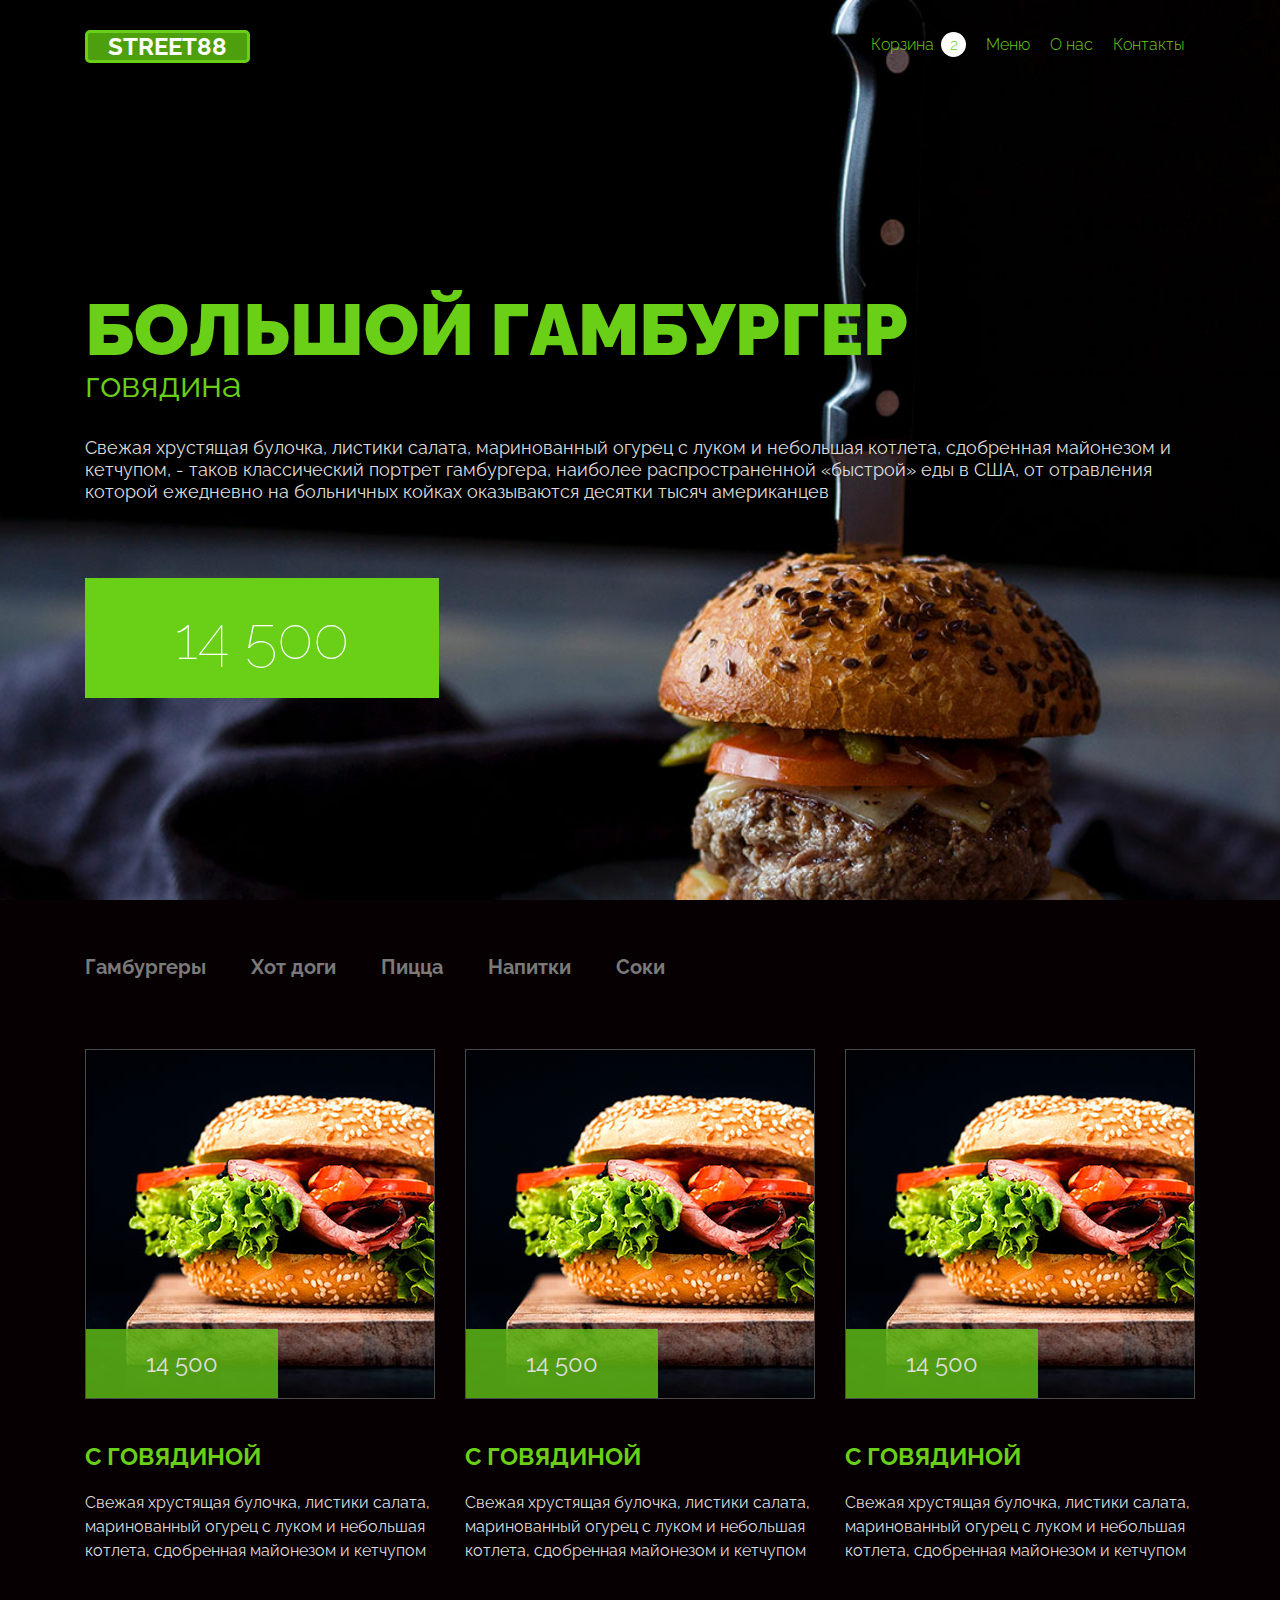
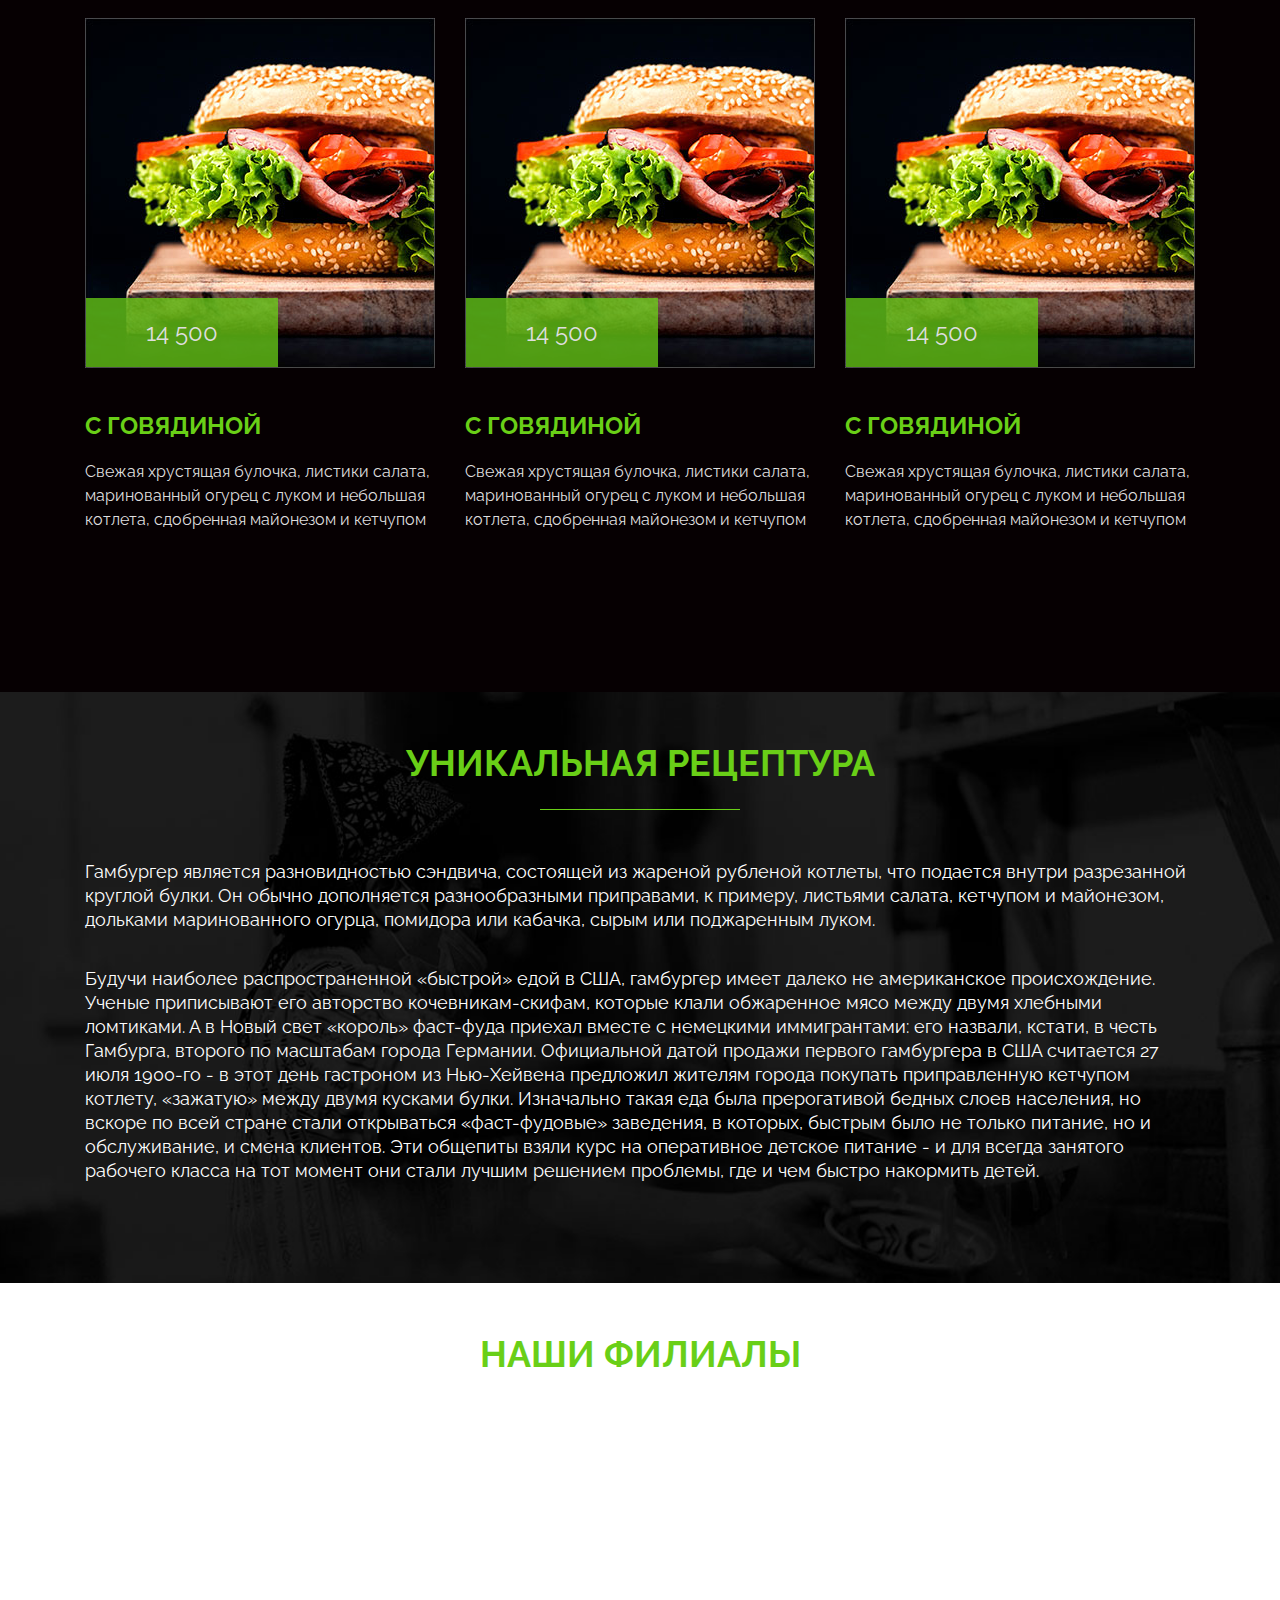
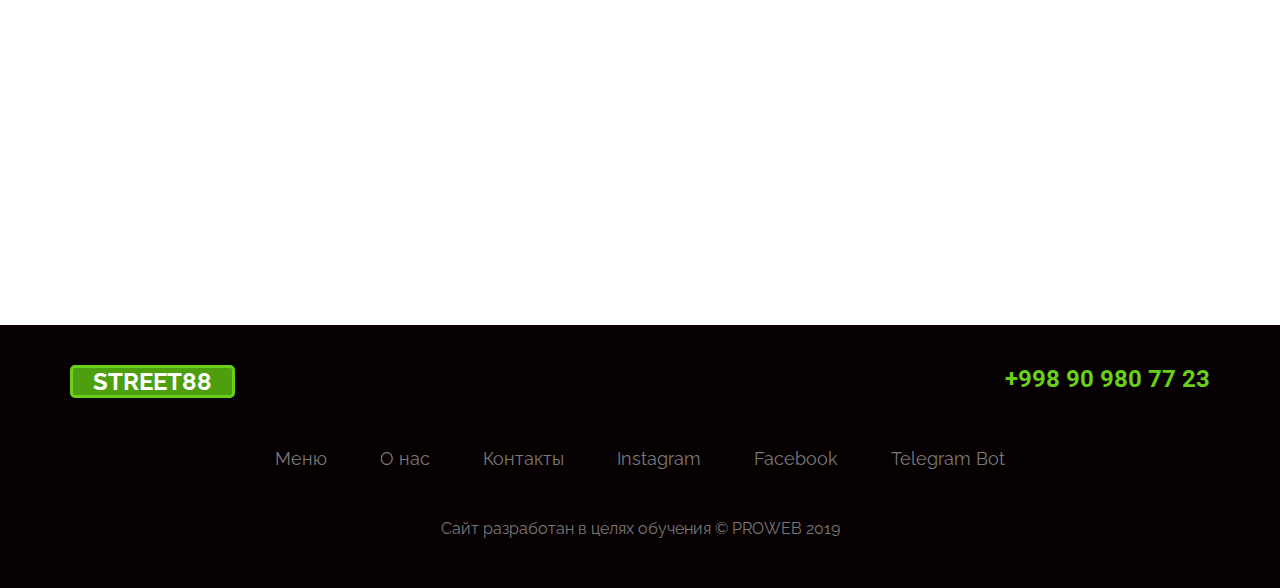
<file: index.html>
<!DOCTYPE html>
<html lang="en">

<head>
    <meta charset="UTF-8">
    <meta name="viewport" content="width=device-width, initial-scale=1.0">
    <meta http-equiv="X-UA-Compatible" content="ie=edge">
    <title>Street88</title>
    <link
        href="https://fonts.googleapis.com/css?family=Raleway:100,300,400,700,900|Roboto:700&display=swap&subset=cyrillic"
        rel="stylesheet">
    <link rel="stylesheet" href="css/style.css">
    <link rel="stylesheet" href="css/media.css">
</head>

<body>

    <header class="header">
        <div class="container">
            <nav class="nav">
                <div class="row justify-content-between align-items-center nav__row">
                    <div class="col-2">
                        <a class="btn" href="#!">Street88</a>
                    </div>
                    <div class="col-5">
                        <ul class="nav__list">
                            <li><a class="nav__link nav__link_1" href="#!">Корзина</a></li>
                            <li><a class="nav__link" href="#products">Меню</a></li>
                            <li><a class="nav__link" href="#recipe">О нас</a></li>
                            <li><a class="nav__link" href="#branches">Контакты</a></li>
                        </ul>
                    </div>
                </div>
            </nav>
        </div>

        <div class="header__text">
            <div class="container">
                <h1 class="header__title">Большой гамбургер</h1>
                <p class="header__subtitle">говядина</p>
                <p class="header__description">
                    Свежая хрустящая булочка, листики салата, маринованный огурец с луком и небольшая котлета,
                    сдобренная майонезом и кетчупом, - таков классический портрет гамбургера, наиболее распространенной
                    «быстрой» еды в США, от отравления которой ежедневно на больничных койках оказываются десятки тысяч
                    американцев
                </p>
                <p class="header__price">14 500</p>
            </div>
        </div>
    </header>
    <!-- /.header -->

    <section class="products" id="products">
        <div class="container">
            <ul class="products__list">
                <li><a class="products__link" href="#!">Гамбургеры</a></li>
                <li><a class="products__link" href="#!">Хот доги</a></li>
                <li><a class="products__link" href="#!">Пицца</a></li>
                <li><a class="products__link" href="#!">Напитки</a></li>
                <li><a class="products__link" href="#!">Соки</a></li>
            </ul>
        </div>

        <div class="container">
            <div class="row">
                <div class="col-4 products__cols">
                    <div class="card">
                        <a class="card__price" href="#!">
                            <img class="card__image" src="img/burger.jpg" alt="">
                            <div class="card__overlay">Добавить в корзину</div>
                        </a>
                        <h3 class="card__title">С говядиной</h3>
                        <p class="card__text">
                            Свежая хрустящая булочка, листики салата, маринованный огурец с луком и небольшая котлета,
                            сдобренная майонезом и кетчупом
                        </p>
                    </div>
                </div>
                <div class="col-4 products__cols">
                    <div class="card">
                        <a class="card__price" href="#!">
                            <img class="card__image" src="img/burger.jpg" alt="">
                            <div class="card__overlay">Добавить в корзину</div>
                        </a>
                        <h3 class="card__title">С говядиной</h3>
                        <p class="card__text">
                            Свежая хрустящая булочка, листики салата, маринованный огурец с луком и небольшая котлета,
                            сдобренная майонезом и кетчупом
                        </p>
                    </div>
                </div>
                <div class="col-4 products__cols">
                    <div class="card">
                        <a class="card__price" href="#!">
                            <img class="card__image" src="img/burger.jpg" alt="">
                            <div class="card__overlay">Добавить в корзину</div>
                        </a>
                        <h3 class="card__title">С говядиной</h3>
                        <p class="card__text">
                            Свежая хрустящая булочка, листики салата, маринованный огурец с луком и небольшая котлета,
                            сдобренная майонезом и кетчупом
                        </p>
                    </div>
                </div>
                <div class="col-4 products__cols">
                    <div class="card">
                        <a class="card__price" href="#!">
                            <img class="card__image" src="img/burger.jpg" alt="">
                            <div class="card__overlay">Добавить в корзину</div>
                        </a>
                        <h3 class="card__title">С говядиной</h3>
                        <p class="card__text">
                            Свежая хрустящая булочка, листики салата, маринованный огурец с луком и небольшая котлета,
                            сдобренная майонезом и кетчупом
                        </p>
                    </div>
                </div>
                <div class="col-4 products__cols">
                    <div class="card">
                        <a class="card__price" href="#!">
                            <img class="card__image" src="img/burger.jpg" alt="">
                            <div class="card__overlay">Добавить в корзину</div>
                        </a>
                        <h3 class="card__title">С говядиной</h3>
                        <p class="card__text">
                            Свежая хрустящая булочка, листики салата, маринованный огурец с луком и небольшая котлета,
                            сдобренная майонезом и кетчупом
                        </p>
                    </div>
                </div>
                <div class="col-4 products__cols">
                    <div class="card">
                        <a class="card__price" href="#!">
                            <img class="card__image" src="img/burger.jpg" alt="">
                            <div class="card__overlay">Добавить в корзину</div>
                        </a>
                        <h3 class="card__title">С говядиной</h3>
                        <p class="card__text">
                            Свежая хрустящая булочка, листики салата, маринованный огурец с луком и небольшая котлета,
                            сдобренная майонезом и кетчупом
                        </p>
                    </div>
                </div>
            </div>
        </div>

    </section>
    <!-- /.products -->

    <section class="recipe" id="recipe">
        <div class="container">
            
            <h2 class="section-title section-title_after">Уникальная рецептура</h2>
            
            <p class="recipe__text">
                Гамбургер является разновидностью сэндвича, состоящей из жареной рубленой котлеты, что подается внутри
                разрезанной круглой булки. Он обычно дополняется разнообразными приправами, к примеру, листьями салата,
                кетчупом и майонезом, дольками маринованного огурца, помидора или кабачка, сырым или поджаренным луком.
            </p>

            <p class="recipe__text">
                Будучи наиболее распространенной «быстрой» едой в США, гамбургер имеет далеко не американское
                происхождение. Ученые приписывают его авторство кочевникам-скифам, которые клали обжаренное мясо между
                двумя хлебными ломтиками. А в Новый свет «король» фаст-фуда приехал вместе с немецкими иммигрантами: его
                назвали, кстати, в честь Гамбурга, второго по масштабам города Германии. Официальной датой продажи
                первого гамбургера в США считается 27 июля 1900-го - в этот день гастроном из Нью-Хейвена предложил
                жителям города покупать приправленную кетчупом котлету, «зажатую» между двумя кусками булки. Изначально
                такая еда была прерогативой бедных слоев населения, но вскоре по всей стране стали открываться
                «фаст-фудовые» заведения, в которых, быстрым было не только питание, но и обслуживание, и смена
                клиентов. Эти общепиты взяли курс на оперативное детское питание - и для всегда занятого рабочего класса
                на тот момент они стали лучшим решением проблемы, где и чем быстро накормить детей.
            </p>

        </div>
        <!-- /.container -->
    </section>
    <!-- /.recipe -->

    <section class="branches" id="branches">
        <h2 class="section-title section-title_margin">Наши филиалы</h2>

        <iframe class="branches__map" src="https://www.google.com/maps/embed?pb=!1m18!1m12!1m3!1d2999.017518351847!2d69.1993859952305!3d41.2649544696223!2m3!1f0!2f0!3f0!3m2!1i1024!2i768!4f13.1!3m3!1m2!1s0x38ae8a1b0c46af65%3A0x82d1d0a1630a1413!2z0KjQutC-0LvQsCBQUk9XRUI!5e0!3m2!1sru!2s!4v1575374083727!5m2!1sru!2s" width="600" height="450" frameborder="0" style="border:0;" allowfullscreen=""></iframe>
    </section>
    <!-- /.branches -->

    <footer class="footer">
        <div class="container">
            <div class="row justify-content-between flex-wrap">
                <div class="col footer__cols">
                    <a class="btn" href="#!">Street88</a>
                </div>

                <div class="col footer__cols">
                    <a class="footer__mobile" href="tel:+998909807723">+998 90 980 77 23</a>
                </div>

            </div>

            <div class="row">
            <ul class="footer__list col-8">
                    <li><a class="footer__link" href="#!">Меню</a></li>
                    <li><a class="footer__link" href="#!">О нас</a></li>
                    <li><a class="footer__link" href="#!">Контакты</a></li>
                    <li><a class="footer__link" href="#!">Instagram</a></li>
                    <li><a class="footer__link" href="#!">Facebook</a></li>
                    <li><a class="footer__link" href="#!">Telegram Bot</a></li>
            </ul>
        </div>
        
            <p class="footer__paragraph">
                Сайт разработан в целях обучения © PROWEB 2019
            </p>


        </div>
        <!-- /.container -->
    </footer>
    <!-- /.footer -->

</body>

</html>
</file>
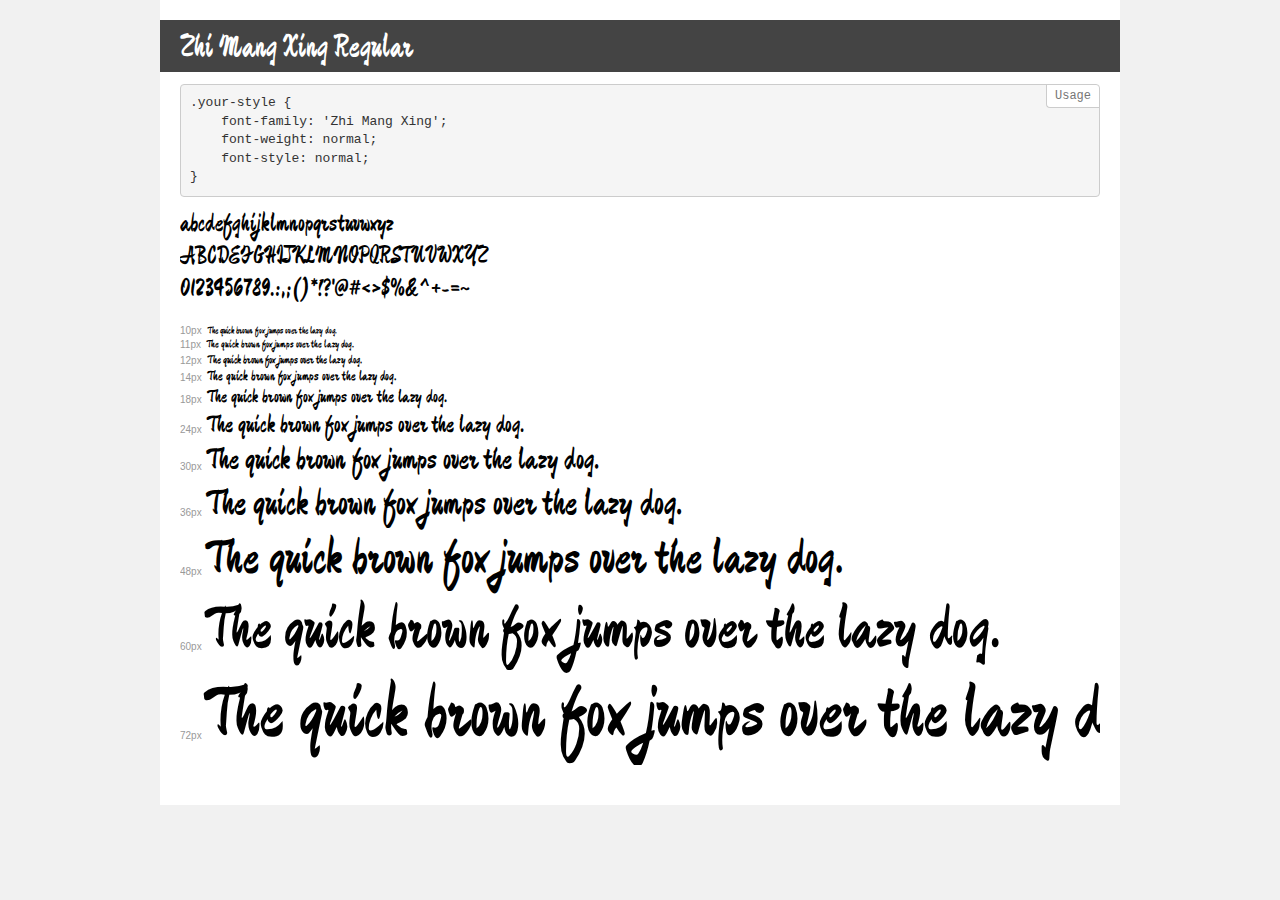
<file: css/transfonter.org-20200126-071826/demo.html>
<!DOCTYPE html>
<html>
<head>
    <meta charset="utf-8">
    <meta http-equiv="X-UA-Compatible" content="IE=edge">
    <meta name="viewport" content="width=device-width, initial-scale=1">
    <meta name="robots" content="noindex, noarchive">
    <meta name="format-detection" content="telephone=no">
    <title>Transfonter demo</title>
    <link href="stylesheet.css" rel="stylesheet">
    <style>
        /*
        http://meyerweb.com/eric/tools/css/reset/
        v2.0 | 20110126
        License: none (public domain)
        */
        html, body, div, span, applet, object, iframe,
        h1, h2, h3, h4, h5, h6, p, blockquote, pre,
        a, abbr, acronym, address, big, cite, code,
        del, dfn, em, img, ins, kbd, q, s, samp,
        small, strike, strong, sub, sup, tt, var,
        b, u, i, center,
        dl, dt, dd, ol, ul, li,
        fieldset, form, label, legend,
        table, caption, tbody, tfoot, thead, tr, th, td,
        article, aside, canvas, details, embed,
        figure, figcaption, footer, header, hgroup,
        menu, nav, output, ruby, section, summary,
        time, mark, audio, video {
            margin: 0;
            padding: 0;
            border: 0;
            font-size: 100%;
            font: inherit;
            vertical-align: baseline;
        }
        /* HTML5 display-role reset for older browsers */
        article, aside, details, figcaption, figure,
        footer, header, hgroup, menu, nav, section {
            display: block;
        }
        body {
            line-height: 1;
        }
        ol, ul {
            list-style: none;
        }
        blockquote, q {
            quotes: none;
        }
        blockquote:before, blockquote:after,
        q:before, q:after {
            content: '';
            content: none;
        }
        table {
            border-collapse: collapse;
            border-spacing: 0;
        }
        /* common styles */
        body {
            background: #f1f1f1;
            color: #000;
        }
        .page {
            background: #fff;
            width: 920px;
            margin: 0 auto;
            padding: 20px 20px 0 20px;
            overflow: hidden;
        }
        .font-container {
            overflow-x: auto;
            overflow-y: hidden;
            margin-bottom: 40px;
            line-height: 1.3;
            white-space: nowrap;
            padding-bottom: 5px;
        }
        h1 {
            position: relative;
            background: #444;
            font-size: 32px;
            color: #fff;
            padding: 10px 20px;
            margin: 0 -20px 12px -20px;
        }
        .letters {
            font-size: 25px;
            margin-bottom: 20px;
        }
        .s10:before {
            content: '10px';
        }
        .s11:before {
            content: '11px';
        }
        .s12:before {
            content: '12px';
        }
        .s14:before {
            content: '14px';
        }
        .s18:before {
            content: '18px';
        }
        .s24:before {
            content: '24px';
        }
        .s30:before {
            content: '30px';
        }
        .s36:before {
            content: '36px';
        }
        .s48:before {
            content: '48px';
        }
        .s60:before {
            content: '60px';
        }
        .s72:before {
            content: '72px';
        }
        .s10:before, .s11:before, .s12:before, .s14:before,
        .s18:before, .s24:before, .s30:before, .s36:before,
        .s48:before, .s60:before, .s72:before {
            font-family: Arial, sans-serif;
            font-size: 10px;
            font-weight: normal;
            font-style: normal;
            color: #999;
            padding-right: 6px;
        }
        pre {
            display: block;
            position: relative;
            padding: 9px;
            margin: 0 0 10px;
            font-family: Monaco, Menlo, Consolas, "Courier New", monospace !important;
            font-size: 13px;
            line-height: 1.428571429;
            color: #333;
            font-weight: normal !important;
            font-style: normal !important;
            background-color: #f5f5f5;
            border: 1px solid #ccc;
            overflow-x: auto;
            border-radius: 4px;
        }
        pre:after {
            display: block;
            position: absolute;
            right: 0;
            top: 0;
            content: 'Usage';
            line-height: 1;
            padding: 5px 8px;
            font-size: 12px;
            color: #767676;
            background-color: #fff;
            border: 1px solid #ccc;
            border-right: none;
            border-top: none;
            border-radius: 0 4px 0 4px;
            z-index: 10;
        }
        /* responsive */
        @media (max-width: 959px) {
            .page {
                width: auto;
                margin: 0;
            }
        }
    </style>
</head>
<body>
<div class="page">
    <div class="demo" style="font-family: 'Zhi Mang Xing'; font-weight: normal; font-style: normal;">
        <h1>Zhi Mang Xing Regular</h1>
        <pre>.your-style {
    font-family: 'Zhi Mang Xing';
    font-weight: normal;
    font-style: normal;
}</pre>
        <div class="font-container">
            <p class="letters">
                abcdefghijklmnopqrstuvwxyz<br>
ABCDEFGHIJKLMNOPQRSTUVWXYZ<br>
                0123456789.:,;()*!?'@#<>$%&^+-=~
            </p>
            <p class="s10" style="font-size: 10px;">The quick brown fox jumps over the lazy dog.</p>
            <p class="s11" style="font-size: 11px;">The quick brown fox jumps over the lazy dog.</p>
            <p class="s12" style="font-size: 12px;">The quick brown fox jumps over the lazy dog.</p>
            <p class="s14" style="font-size: 14px;">The quick brown fox jumps over the lazy dog.</p>
            <p class="s18" style="font-size: 18px;">The quick brown fox jumps over the lazy dog.</p>
            <p class="s24" style="font-size: 24px;">The quick brown fox jumps over the lazy dog.</p>
            <p class="s30" style="font-size: 30px;">The quick brown fox jumps over the lazy dog.</p>
            <p class="s36" style="font-size: 36px;">The quick brown fox jumps over the lazy dog.</p>
            <p class="s48" style="font-size: 48px;">The quick brown fox jumps over the lazy dog.</p>
            <p class="s60" style="font-size: 60px;">The quick brown fox jumps over the lazy dog.</p>
            <p class="s72" style="font-size: 72px;">The quick brown fox jumps over the lazy dog.</p>
        </div>
    </div>
</div>
</body>
</html>
</file>
<file: css/style.css>
/* 
font-family: 'Raleway', sans-serif;
font-family: 'Roboto', sans-serif;
*/

:root {
    --white: #ffffff;
    --black: #000000;
    --products-black: #060002;
    --green: #69cf17;
    --green-75: rgba(106, 207, 23, 0.75);
    --green-dark: #4e9f0d;
    --gray: #7a7a7a;
    --gray-light: #dedede;

    --col-12: 100%;
    --col-11: calc(100% / 12 * 11);
    --col-10: calc(100% / 12 * 10);
    --col-9: calc(100% / 12 * 9);
    --col-8: calc(100% / 12 * 8);
    --col-7: calc(100% / 12 * 7);
    --col-6: calc(100% / 12 * 6);
    --col-5: calc(100% / 12 * 5);
    --col-4: calc(100% / 12 * 4);
    --col-3: calc(100% / 12 * 3);
    --col-2: calc(100% / 12 * 2);
    --col-1: calc(100% / 12 * 1);


    --Roboto: 'Roboto', sans-serif;
    --Raleway: 'Raleway', sans-serif;
}

.col {
    width: max-content;
}

.col-1 {
    width: var(--col-1);
    padding: 0 15px;
}

.col-2 {
    width: var(--col-2);
    padding: 0 15px;
}

.col-3 {
    width: var(--col-3);
    padding: 0 15px;
}

.col-4 {
    width: var(--col-4);
    padding: 0 15px;
}

.col-5 {
    width: var(--col-5);
    padding: 0 15px;
}

.col-6 {
    width: var(--col-6);
    padding: 0 15px;
}

.col-7 {
    width: var(--col-7);
    padding: 0 15px;
}

.col-8 {
    width: var(--col-8);
    padding: 0 15px;
}

.col-9 {
    width: var(--col-9);
    padding: 0 15px;
}

.col-10 {
    width: var(--col-10);
    padding: 0 15px;
}

.col-11 {
    width: var(--col-11);
    padding: 0 15px;
}

.col-12 {
    width: var(--col-12);
    padding: 0 15px;
}

.container {
    max-width: 1140px;
    width: 100%;
    padding: 0 15px;
    margin: 0 auto;
}

.row {
    display: flex;
    flex-wrap: wrap;
    margin: 0 -15px;
}

.d-flex {
    display: flex;
}

.justify-content-start {
    justify-content: flex-start;
}

.justify-content-end {
    justify-content: flex-end;
}

.justify-content-center {
    justify-content: center;
}

.justify-content-between {
    justify-content: space-between;
}

.justify-content-around {
    justify-content: space-around;
}

.justify-content-evenly {
    justify-content: space-evenly;
}

.align-items-start {
    align-items: flex-start;
}

.align-items-end {
    align-items: flex-end;
}

.align-items-center {
    align-items: center;
}

.flex-wrap {
    flex-wrap: wrap;
}

.no-gutters {
    margin-left: 0;
    margin-right: 0;
}

.mr-auto {
    margin-right: auto;
}

.ml-auto {
    margin-left: auto;
}

* {
    margin: 0;
    padding: 0;
    box-sizing: border-box;
}

html, body {
    scroll-behavior: smooth;
}

body {
    font-family: 'Raleway', sans-serif;
}

li {
    list-style: none;
}

a {
    text-decoration: none;
}

/* header */

.header {
    background: url('../img/header-bg.jpg') no-repeat center / cover fixed;
    min-height: 100vh;
    display: flex;
    flex-direction: column;
}

.btn {
    background: var(--green-dark);
    border: 3px solid var(--green);
    padding: 5px 20px;
    border-radius: 5px;
    text-transform: uppercase;
    font-size: 24px;
    font-weight: 700;
    color: var(--white);
    line-height: 17px;
    display: inline-block;
}

.nav__list {
    display: flex;
    justify-content: flex-end;
}

.nav__link {
    padding: 35px 10px;
    color: var(--green);
    display: flex;
    font-weight: 300;
    width: max-content;
}

.nav__link_1::after {
    content: '2';
    background: var(--white);
    color: var(--green);
    width: 25px;
    height: 25px;
    display: flex;
    justify-content: center;
    align-items: center;
    border-radius: 50%;
    margin-top: -3px;
    margin-left: 7px;
}

.nav__link:hover {
    background: var(--green-75);
    color: var(--white);
}

.header__text {
    flex-grow: 1;
    display: flex;
    align-items: center;
}

.header__title {
    font-size: 72px;
    font-weight: 900;
    color: var(--green);
    text-transform: uppercase;
    line-height: 1;
}

.header__subtitle {
    color: var(--green);
    font-size: 36px;
    line-height: 1;
}

.header__description {
    font-size: 18px;
    color: var(--gray-light);
    margin: 35px 0 75px;
    line-height: 22px;
}

.header__price {
    font-size: 60px;
    font-weight: 100;
    color: var(--white);
    background: var(--green);
    padding: 25px 90px;
    width: max-content;
}

/* header end */

/* products */

.products {
    background: var(--products-black);
    padding: 55px 0 105px;
}

.products__list {
    margin-bottom: 70px;
    display: flex;
    flex-wrap: wrap;
}

.products__link {
    margin-right: 45px;
    color: var(--gray);
    font-size: 20px;
    font-weight: 700;
}

.products__link:hover {
    color: var(--green);
}

.card {
    margin-bottom: 55px;
}

.card__title {
    color: var(--green);
    font-size: 24px;
    text-transform: uppercase;
    margin-top: 35px;
    margin-bottom: 20px;
}

.card__text {
    color: var(--gray-light);
    line-height: 1.5;
}

.card__price {
    position: relative;
    display: inline-block;
    overflow: hidden;
}

.card__price:hover .card__overlay {
    transform: translateY(0);
}

.card__price:hover::before {
    transform: translateY(110%);
}

.card__price::before {
    content: '14 500';
    display: inline-block;
    position: absolute;
    bottom: 5px;
    left: 1px;
    background: var(--green-75);
    padding: 20px 60px;
    font-size: 24px;
    color: var(--gray-light);
    transition: 0.5s;
}

.card__overlay {
    width: 100%;
    height: 100%;
    background: var(--green-75);
    position: absolute;
    top: 0;
    left: 0;
    display: flex;
    align-items: center;
    justify-content: center;
    font-weight: 700;
    color: var(--white);
    font-size: 24px;
    transform: translateY(-100%);
    transition: 0.5s;
}

/* products end */

/* recipe */

.recipe {
    background: url('../img/section_bg.jpg') no-repeat center / cover;
    padding: 50px 0 100px;
}

.section-title {
    font-weight: 700;
    color: var(--green);
    font-size: 36px;
    text-transform: uppercase;
    text-align: center;
}

.section-title_after::after {
    content: '';
    height: 1px;
    width: 200px;
    display: block;
    background: var(--green);
    margin: 0 auto;
    margin-top: 25px;
    margin-bottom: 50px;
}

.section-title_margin {
    margin-bottom: 50px;
}

.recipe__text {
    font-size: 18px;
    color: var(--white);
    line-height: 1.333;
}  

.recipe__text:first-of-type {
    margin-bottom: 35px;
}

/* recipe end */

/* branches */

.branches {
    padding-top: 50px;
}

.branches__map {
    width: 100%;
    height: 500px;
    margin-bottom: -4px;
}

/* branches end */

/* footer */

.footer {
    padding: 40px 0 50px;
    background: var(--products-black);
}

.footer__mobile {
    font-weight: 700;
    font-size: 24px;
    color: var(--green);
    font-family: 'Roboto', sans-serif;
}

.footer__list{
    margin: 50px auto;
    display: flex;
    justify-content: space-between;
}

.footer__link{
    font-size: 18px;
    font-family: 'Raleway', sans-serif;
    color: var(--gray);
    white-space: nowrap;
}

.footer__link:hover{
    color: var(--white);
}

.footer__paragraph{
    color: var(--gray);
    text-align: center;
}

/* footer end */
</file>
<file: css/media.css>
@media (max-width: 1200px) {
    .products__cols {
        width: 400px;
        margin: 0 auto;
    }

    .card__price {
        width: 100%;
    }

    .card__image {
        width: 100%;
    }
}

@media (max-width: 992px) {
    .header__title {
        font-size: 57px;
    }
}

@media (max-width: 768px) {
    .products__list {
        justify-content: center;
    }

    .products__link {
        margin: 15px 10px;
    }

    .footer__link {
        margin: 10px;
    }

    .footer__list {
        width: max-content;
    }
}

@media (max-width: 576px) {
    .nav__list {
        display: none;
    }

    .nav {
        padding: 35px 10px;
    }

    .nav__row {
        margin: 0 auto;
        width: max-content;
    }

    .header__description {
        margin: 25px 0 35px;
    }

    .header__title {
        font-size: 44px;
    }

    .header__price {
        font-size: 40px;
        padding: 20px 70px;
    }

    .recipe__text {
        font-size: 16px;
    }

    .section-title {
        font-size: 31px;
    }

    .footer__cols {
        margin: 0 auto;
        padding: 5px 0;
    }

    .footer__list {
        justify-content: center;
        flex-wrap: wrap;

    }
}

@media (max-width: 320px) {
    .header__title {
        font-size: 37px;
    }

    .header__description {
        margin: 15px 0 20px;
    }

    .header__subtitle {
        font-size: 28px;
    }

    .header__price {
        font-size: 55px;
        padding: 6px 40px;
    }
}
</file>
<file: css/transfonter.org-20200126-071826/stylesheet.css>
@font-face {
    font-family: 'Zhi Mang Xing';
    src: url('ZhiMangXing-Regular.eot');
    src: url('ZhiMangXing-Regular.eot?#iefix') format('embedded-opentype'),
        url('ZhiMangXing-Regular.woff2') format('woff2'),
        url('ZhiMangXing-Regular.woff') format('woff'),
        url('ZhiMangXing-Regular.ttf') format('truetype');
    font-weight: normal;
    font-style: normal;
}
</file>
